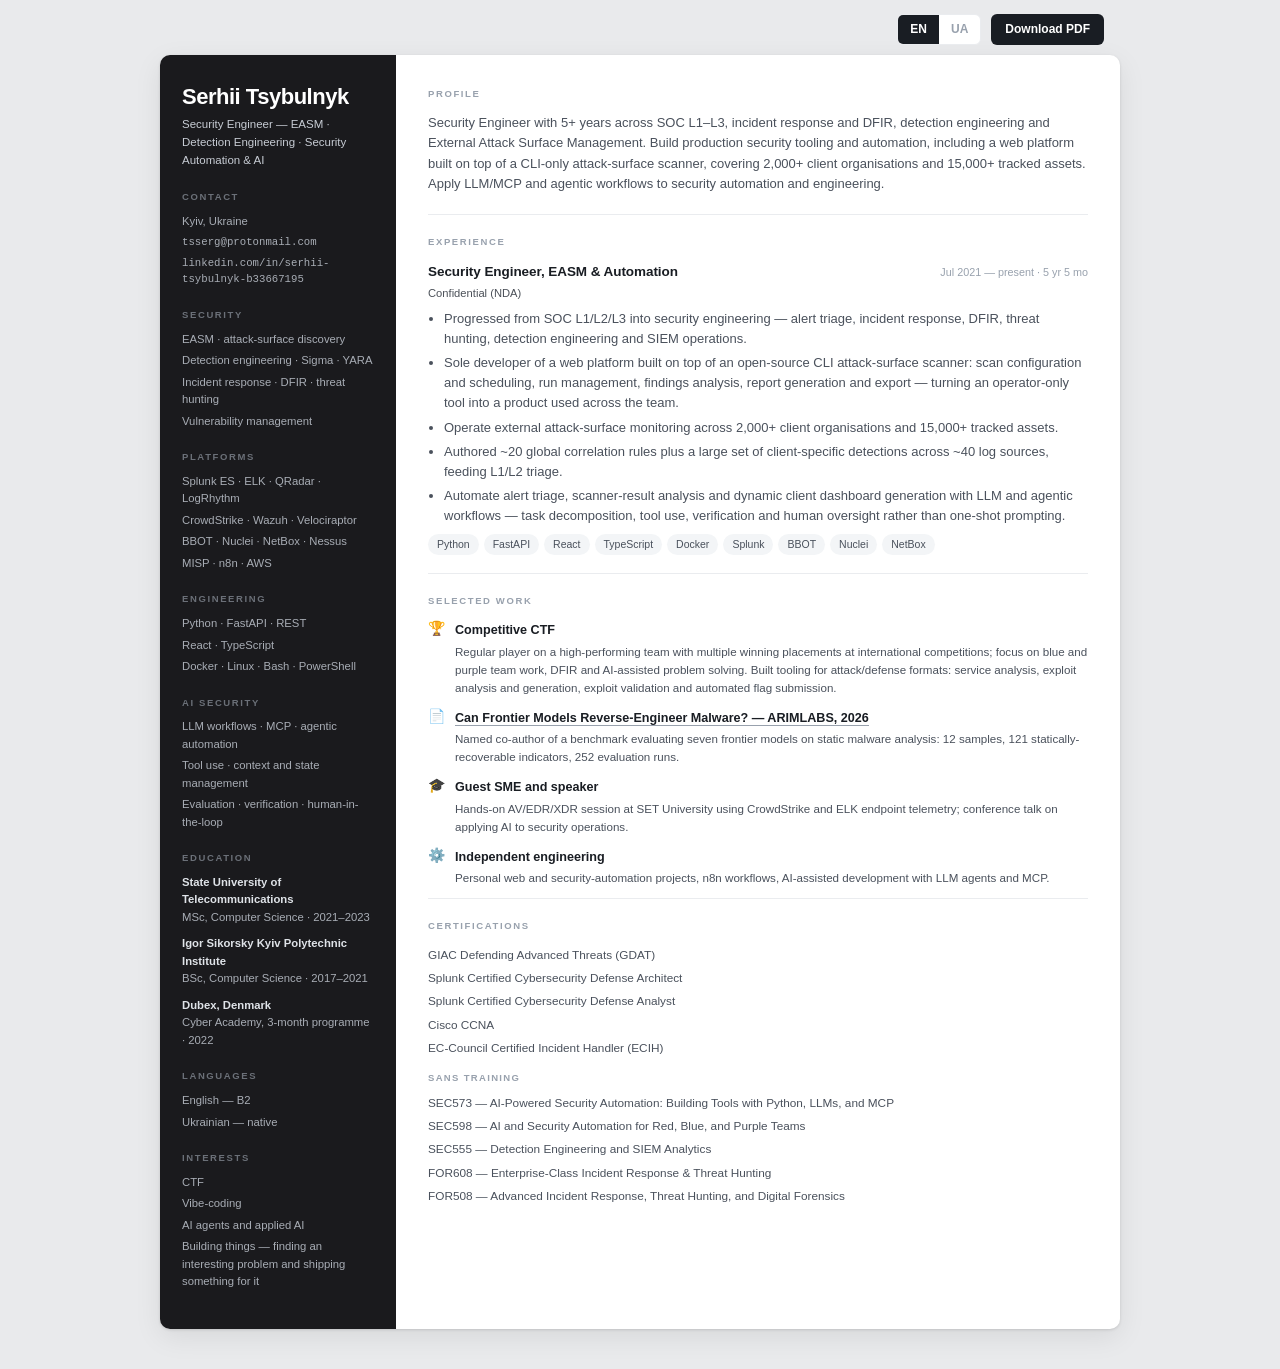
<file: index.html>
<!doctype html>
<html lang="en">
<head>
<meta charset="utf-8">
<meta name="viewport" content="width=device-width, initial-scale=1">
<title>Serhii Tsybulnyk — Security Engineer</title>
<meta name="description" content="CV of Serhii Tsybulnyk, Security Engineer working in EASM, detection engineering and security automation.">
<link rel="stylesheet" href="assets/style.css">
<link rel="stylesheet" href="assets/print.css" media="print">
</head>
<body data-variant="redacted" data-base=".">
<nav class="chrome">
  <div class="langs" role="group" aria-label="Language">
    <button type="button" data-lang="en">EN</button>
    <button type="button" data-lang="ua">UA</button>
  </div>
  <a class="download" href="pdf/cv-en.pdf" download>Download PDF</a>
</nav>
<main id="cv" class="cv"></main>
<noscript>
  <p class="fallback">This CV needs JavaScript to render.
  See <a href="https://linkedin.com/in/serhii-tsybulnyk-b33667195">LinkedIn</a>.</p>
</noscript>
<script type="module" src="assets/render.js"></script>
</body>
</html>
</file>
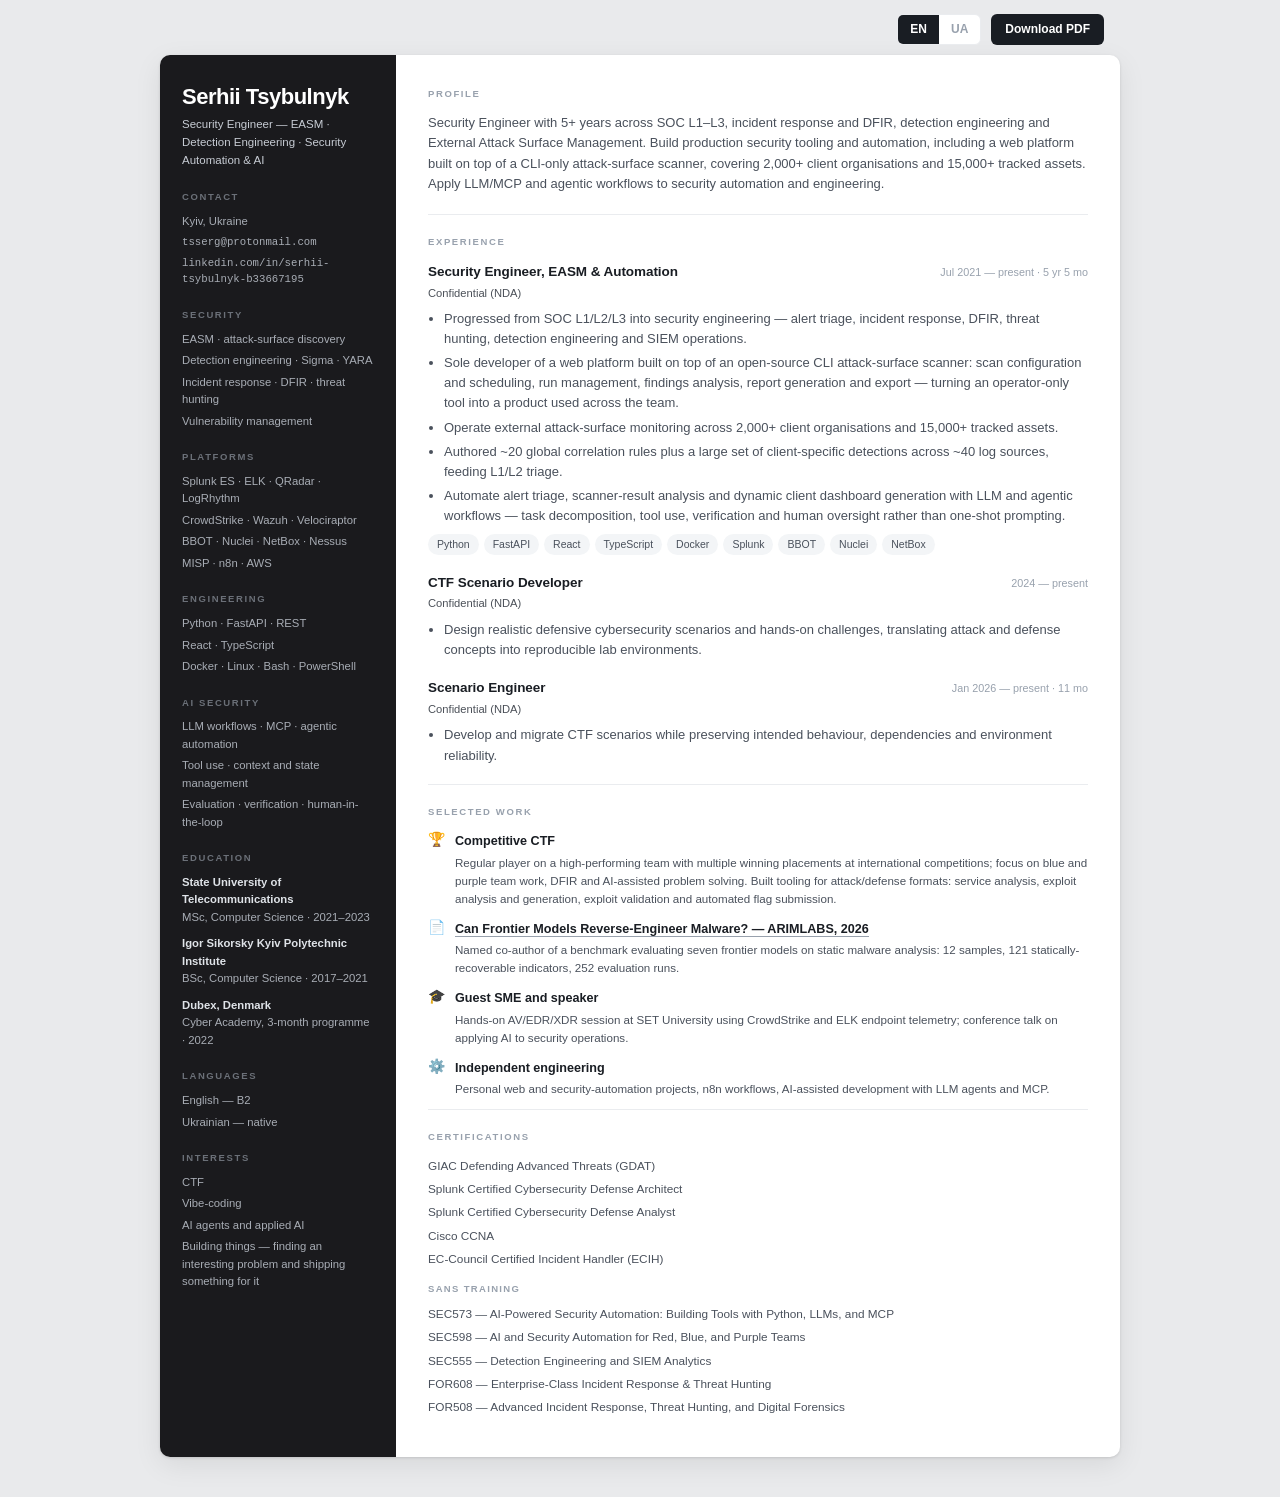
<file: full/index.html>
<!doctype html>
<html lang="en">
<head>
<meta charset="utf-8">
<meta name="viewport" content="width=device-width, initial-scale=1">
<title>Serhii Tsybulnyk — Security Engineer</title>
<meta name="description" content="CV of Serhii Tsybulnyk, Security Engineer working in EASM, detection engineering and security automation.">
<link rel="stylesheet" href="../assets/style.css">
<link rel="stylesheet" href="../assets/print.css" media="print">
</head>
<body data-variant="full" data-base="..">
<nav class="chrome">
  <div class="langs" role="group" aria-label="Language">
    <button type="button" data-lang="en">EN</button>
    <button type="button" data-lang="ua">UA</button>
  </div>
  <a class="download" href="../pdf/cv-full-en.pdf" download>Download PDF</a>
</nav>
<main id="cv" class="cv"></main>
<noscript>
  <p class="fallback">This CV needs JavaScript to render.
  See <a href="https://linkedin.com/in/serhii-tsybulnyk-b33667195">LinkedIn</a>.</p>
</noscript>
<script type="module" src="../assets/render.js"></script>
</body>
</html>
</file>
<file: assets/style.css>
:root {
  --sidebar-bg: #1a1a1d;
  --sidebar-fg: #a8adb5;
  --sidebar-head: #ffffff;
  --sidebar-sec: #6b7078;
  --accent: #c7ccd4;
  --accent-print: #4b5058;
  --paper: #ffffff;
  --ink: #191d23;
  --ink-muted: #4a515c;
  --ink-faint: #98a1ad;
  --rule: #eaecef;
  --chip: #f3f5f7;
  --page: #e9eaec;

  --sans: Inter, -apple-system, BlinkMacSystemFont, "Segoe UI", Roboto, Helvetica, Arial, sans-serif;
  --mono: ui-monospace, SFMono-Regular, "SF Mono", Menlo, Consolas, monospace;

  color-scheme: light;
}

/* The page deliberately does not follow the system theme. A CV is a document,
   and the downloaded PDF is always light — a dark sheet on screen and a white
   one in the file look like two different documents. */

* { box-sizing: border-box; }

body {
  margin: 0;
  background: var(--page);
  color: var(--ink);
  font-family: var(--sans);
  font-size: 13px;
  line-height: 1.55;
  -webkit-font-smoothing: antialiased;
}

/* ---------- page chrome ---------- */

.chrome {
  display: flex;
  justify-content: flex-end;
  align-items: center;
  gap: 10px;
  max-width: 960px;
  margin: 0 auto;
  padding: 14px 16px 10px;
}

.langs {
  display: flex;
  border: 1px solid var(--rule);
  border-radius: 6px;
  overflow: hidden;
  background: var(--paper);
}

.langs button {
  appearance: none;
  border: 0;
  background: transparent;
  color: var(--ink-faint);
  font: inherit;
  font-size: 12px;
  font-weight: 600;
  padding: 5px 12px;
  cursor: pointer;
}

.langs button.on { background: var(--ink); color: var(--paper); }
.langs button:focus-visible { outline: 2px solid var(--ink); outline-offset: -2px; }

.download {
  background: var(--ink);
  color: var(--paper);
  text-decoration: none;
  font-size: 12px;
  font-weight: 600;
  padding: 6px 14px;
  border-radius: 6px;
}

/* ---------- sheet ---------- */

.cv {
  display: grid;
  grid-template-columns: 236px 1fr;
  max-width: 960px;
  margin: 0 auto 40px;
  background: var(--paper);
  border-radius: 10px;
  overflow: hidden;
  box-shadow: 0 1px 3px rgb(0 0 0 / 0.12), 0 8px 28px rgb(0 0 0 / 0.08);
}

/* ---------- sidebar ---------- */

.side {
  background: var(--sidebar-bg);
  color: var(--sidebar-fg);
  padding: 30px 22px 34px;
}

.side .nm {
  color: var(--sidebar-head);
  font-size: 22px;
  font-weight: 700;
  letter-spacing: -0.022em;
  line-height: 1.13;
  margin: 0 0 7px;
}

.side .rl {
  color: var(--accent);
  font-size: 11.5px;
  font-weight: 500;
  margin: 0;
}

.side .sec {
  font-size: 9.5px;
  letter-spacing: 0.17em;
  text-transform: uppercase;
  color: var(--sidebar-sec);
  font-weight: 600;
  margin: 20px 0 8px;
}

.side .it {
  font-size: 11.3px;
  margin: 0 0 4px;
  color: var(--sidebar-fg);
  text-decoration: none;
  display: block;
  word-break: break-word;
}

.side a.it:hover { color: var(--sidebar-head); text-decoration: underline; }
.side .mono { font-family: var(--mono); font-size: 10.7px; }

.side .edu { margin-bottom: 9px; }
.side .edu strong { color: #dfe3e8; font-weight: 600; display: block; }
.side .edu span { display: block; }

/* ---------- main column ---------- */

.main { padding: 32px 32px 36px; }

.main .sec {
  font-size: 9.5px;
  letter-spacing: 0.17em;
  text-transform: uppercase;
  color: var(--ink-faint);
  font-weight: 600;
  margin: 0 0 12px;
  padding-top: 20px;
  border-top: 1px solid var(--rule);
}

.main .sec:first-child { padding-top: 0; border-top: 0; }

.prof { color: var(--ink-muted); margin: 0 0 20px; }

.job { margin-bottom: 18px; }

.job .ln {
  display: flex;
  justify-content: space-between;
  align-items: baseline;
  gap: 14px;
}

.job .ln strong { font-size: 13.5px; letter-spacing: -0.005em; }
.job .dt { font-size: 10.8px; color: var(--ink-faint); white-space: nowrap; }

.job .org {
  font-size: 11.2px;
  color: var(--accent-print);
  font-weight: 500;
  margin: 2px 0 7px;
}

.job ul { margin: 0; padding-left: 16px; color: var(--ink-muted); }
.job li { margin-bottom: 4px; }

.job .tags { display: flex; flex-wrap: wrap; gap: 5px; margin-top: 8px; }

.job .tags span {
  background: var(--chip);
  color: var(--ink-muted);
  padding: 2px 9px;
  border-radius: 20px;
  font-size: 10.5px;
}

.win { display: flex; gap: 10px; align-items: flex-start; margin-bottom: 11px; }
.win .mk { font-size: 14px; line-height: 1.25; flex: none; }
.win .wtitle { font-size: 12.6px; font-weight: 600; color: var(--ink); }
.win a.wtitle { text-decoration: none; border-bottom: 1px solid var(--ink-faint); }
.win a.wtitle:hover { border-bottom-color: var(--ink); }
.win p { margin: 2px 0 0; color: var(--ink-muted); font-size: 11.6px; }

.cert { margin: 0 0 5px; color: var(--ink-muted); font-size: 11.8px; }

.sublab {
  font-size: 9.5px;
  letter-spacing: 0.14em;
  text-transform: uppercase;
  color: var(--ink-faint);
  font-weight: 600;
  margin: 14px 0 8px;
}

.fallback { padding: 30px; text-align: center; color: var(--ink-muted); }

/* ---------- responsive ---------- */

@media (max-width: 720px) {
  .cv { grid-template-columns: 1fr; border-radius: 0; margin-bottom: 0; }
  .chrome { max-width: none; }
  .side { padding: 26px 20px 28px; }
  .main { padding: 26px 20px 32px; }
  .job .ln { flex-direction: column; gap: 2px; }
}
</file>
<file: assets/print.css>
/* The PDF is always the light palette: a recruiter prints it, and a dark
   sheet wastes toner and reads badly on paper. */
@page {
  size: A4;
  margin: 0;
}

:root {
  --paper: #ffffff;
  --ink: #191d23;
  --ink-muted: #4a515c;
  --ink-faint: #98a1ad;
  --rule: #eaecef;
  --chip: #f3f5f7;
  --sidebar-bg: #1a1a1d;
  --sidebar-fg: #a8adb5;
  --sidebar-sec: #6b7078;
  --accent: #c7ccd4;
  --accent-print: #4b5058;
}

/* The sidebar column is painted on the body, not on .side. A background on an
   element stops where that element's box ends, so on a two-page PDF the dark
   column would break off mid-page; a body background repeats on every printed
   page and gives the column a continuous edge. */
body {
  margin: 0;
  background: linear-gradient(to right, #1a1a1d 0 62mm, #ffffff 62mm 100%);
  -webkit-print-color-adjust: exact;
  print-color-adjust: exact;
  font-size: 9.4pt;
  line-height: 1.45;
}

.chrome,
.fallback {
  display: none !important;
}

/* Transparent so the body gradient — the thing that paints the sidebar column
   on every page — is not covered by the sheet's own white background. */
.cv {
  display: grid;
  grid-template-columns: 62mm 1fr;
  max-width: none;
  margin: 0;
  min-height: 297mm;
  border-radius: 0;
  box-shadow: none;
  background: transparent;
  overflow: visible;
}

.side {
  background: transparent !important;
  color: #a8adb5 !important;
  padding: 14mm 8mm 12mm;
}

.main {
  background: transparent;
}

.side .nm { font-size: 17pt; }
.side .rl { font-size: 8.6pt; }
.side .sec { font-size: 7pt; margin: 6mm 0 2mm; }
.side .it { font-size: 8.4pt; margin-bottom: 1mm; }
.side .mono { font-size: 7.9pt; }

.main { padding: 14mm 12mm 12mm 10mm; }
.main .sec { font-size: 7pt; padding-top: 5mm; margin-bottom: 3mm; }

.job .ln strong { font-size: 10.2pt; }
.job .dt { font-size: 8pt; }
.job .org { font-size: 8.4pt; }
.job ul { padding-left: 4mm; }
.job li { margin-bottom: 1mm; }
.job .tags span { font-size: 7.6pt; padding: 0.4mm 2mm; }

.win .wtitle { font-size: 9.4pt; }
.win p { font-size: 8.6pt; }
.cert { font-size: 8.6pt; margin-bottom: 1mm; }
.sublab { font-size: 7pt; margin: 3mm 0 2mm; }

/* Keep an entry whole rather than splitting a role across two pages. */
.job,
.win,
.cert,
.edu {
  break-inside: avoid;
  page-break-inside: avoid;
}

.sec {
  break-after: avoid;
  page-break-after: avoid;
}

a {
  color: inherit;
  text-decoration: none;
}

.win a.wtitle {
  border-bottom: 0;
}
</file>
